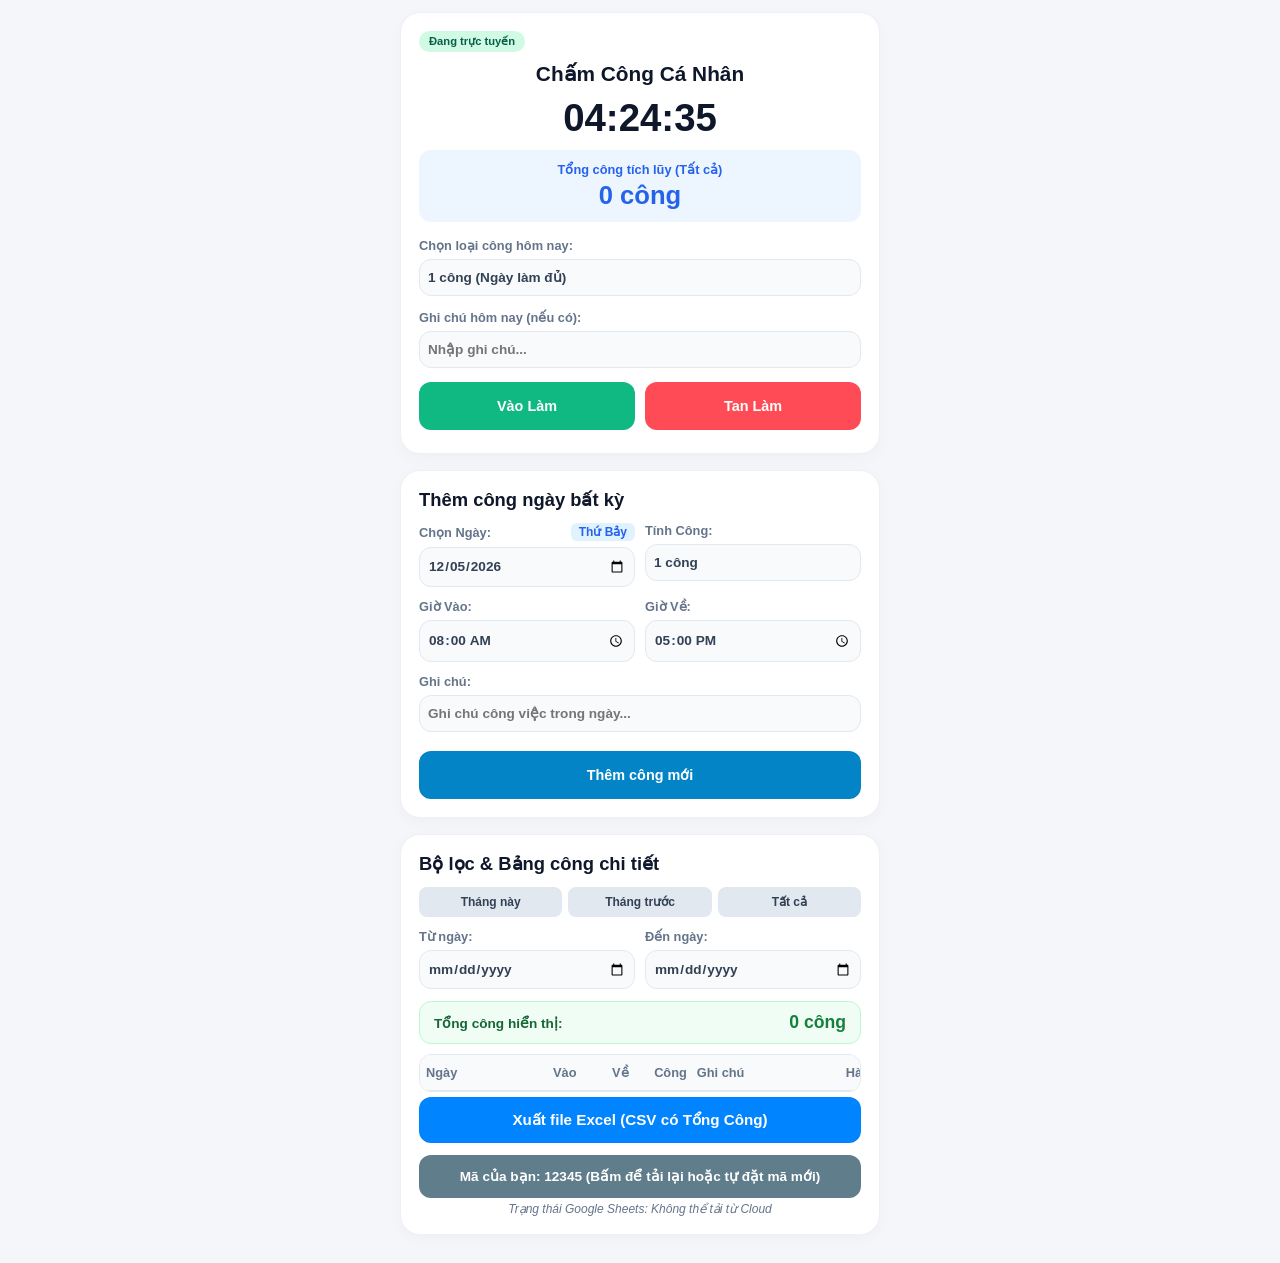
<file: index.html>
<!DOCTYPE html>
<html lang="vi">
<head>
    <meta charset="UTF-8">
    <meta name="viewport" content="width=device-width, initial-scale=1.0, maximum-scale=1.0, user-scalable=no">
    <title>Chấm Công Cá Nhân</title>
    <link rel="icon" type="image/png" href="icon.png">
    <link rel="apple-touch-icon" href="icon.png">
    <style>
        * { box-sizing: border-box; margin: 0; padding: 0; }
        body { font-family: -apple-system, BlinkMacSystemFont, "Segoe UI", Roboto, sans-serif; background-color: #f4f6f9; padding: 12px; color: #1a1a1a; }
        .container { width: 100%; max-width: 480px; margin: 0 auto; }
        .card { background: white; border-radius: 20px; padding: 18px; margin-bottom: 16px; box-shadow: 0 4px 15px rgba(0,0,0,0.03); border: 1px solid #edf0f5; width: 100%; overflow: hidden; }
        .title { font-size: 1.3rem; font-weight: 800; text-align: center; color: #0f172a; margin-bottom: 10px; }
        .clock { font-size: 2.4rem; font-weight: 800; text-align: center; color: #0f172a; margin: 10px 0; }
        .stats-box { background-color: #edf5ff; border-radius: 12px; padding: 12px; text-align: center; margin-bottom: 16px; }
        .stats-title { font-size: 0.8rem; font-weight: 700; color: #2563eb; margin-bottom: 4px; }
        .stats-count { font-size: 1.6rem; font-weight: 800; color: #2563eb; }
        .label-text { font-size: 0.8rem; font-weight: 700; color: #64748b; margin-bottom: 6px; text-align: left; display: block; }
        
        select, input, textarea { 
            width: 100%; 
            min-width: 0; 
            max-width: 100%;
            padding: 10px 8px; 
            border-radius: 12px; 
            border: 1px solid #e2e8f0; 
            background-color: #f8fafc; 
            font-size: 0.85rem; 
            font-weight: 700; 
            color: #334155; 
            margin-bottom: 14px; 
            outline: none; 
            display: block; 
            -webkit-appearance: none;
            font-family: inherit;
        }

        .btn-row { display: grid; grid-template-columns: 1fr 1fr; gap: 10px; margin-bottom: 5px; }
        button { border: none; padding: 16px; border-radius: 12px; color: white; font-weight: 700; font-size: 0.9rem; cursor: pointer; transition: background 0.2s; }
        button:active { transform: scale(0.98); opacity: 0.9; }
        .btn-in { background-color: #10b981; }
        .btn-out { background-color: #ff4b55; }
        .btn-save { background-color: #0284c7; width: 100%; margin-top: 5px; }
        .btn-excel { background-color: #0084ff; width: 100%; margin-top: 5px; font-size: 0.95rem; padding: 14px;}
        
        /* Fast filter buttons */
        .quick-filter-row { display: flex; gap: 6px; margin-bottom: 12px; }
        .btn-quick { padding: 8px; font-size: 0.75rem; background-color: #e2e8f0; color: #334155; border-radius: 8px; flex: 1; text-align: center; font-weight: 700; }
        .btn-quick:active { background-color: #cbd5e1; }

        .grid-2 { 
            display: grid; 
            grid-template-columns: repeat(2, minmax(0, 1fr)); 
            gap: 10px; 
            width: 100%; 
        }
        .grid-2 > div { min-width: 0; }
        .grid-2 input, .grid-2 select { width: 100%; margin-bottom: 12px; }

        .footer-id-btn { background-color: #607d8b; width: 100%; margin-top: 12px; font-size: 0.85rem; padding: 12px; color: white; border: none; border-radius: 12px; word-break: break-all; white-space: normal; line-height: 1.4; }
        
        .table-container { overflow-x: auto; margin-top: 10px; background: #fff; border-radius: 12px; width: 100%; border: 1px solid #e2e8f0; }
        table { width: 100%; border-collapse: collapse; font-size: 0.8rem; min-width: 540px; table-layout: fixed; }
        th, td { padding: 10px 4px; border-bottom: 1px solid #e2e8f0; text-align: center; font-weight: 600; overflow: hidden; text-overflow: ellipsis; white-space: nowrap; }
        th { color: #64748b; background: #f8fafc; font-weight: 700; }
        
        /* Cấu hình độ rộng các cột trong bảng chính */
        th:nth-child(1), td:nth-child(1) { width: 105px; text-align: left; padding-left: 6px; }
        th:nth-child(2), td:nth-child(2) { width: 50px; }
        th:nth-child(3), td:nth-child(3) { width: 50px; }
        th:nth-child(4), td:nth-child(4) { width: 40px; }
        th:nth-child(5), td:nth-child(5) { width: 95px; text-align: left; padding-left: 4px; }
        th:nth-child(6), td:nth-child(6) { width: 145px; }
        
        .history-table th:nth-child(1), .history-table td:nth-child(1) { width: 110px; }
        .history-table th:nth-child(2), .history-table td:nth-child(2) { width: 90px; text-align: center; }
        .history-table th:nth-child(3), .history-table td:nth-child(3) { width: 200px; text-align: left; padding-left: 8px; }

        .action-btn { padding: 5px 6px; font-size: 0.7rem; border-radius: 6px; margin: 0 1px; font-weight: bold; border: none; cursor: pointer; display: inline-block; }
        .btn-edit { background-color: #ff9800; color: white; }
        .btn-delete { background-color: #e53935; color: white; }
        .btn-log-item { background-color: #64748b; color: white; }
        
        .network-badge { display: inline-block; padding: 4px 10px; border-radius: 20px; font-size: 0.7rem; font-weight: bold; margin-bottom: 10px; }
        .online { background: #d1fae5; color: #065f46; }
        .offline { background: #fee2e2; color: #991b1b; }
        .modal { display: none; position: fixed; top: 0; left: 0; width: 100%; height: 100%; background: rgba(0,0,0,0.5); justify-content: center; align-items: center; z-index: 9999; padding: 15px; }
        .modal-content { background: white; padding: 20px; border-radius: 20px; width: 100%; max-width: 380px; box-shadow: 0 10px 25px rgba(0,0,0,0.2); }
        .modal-large { max-width: 440px; }
        .modal-buttons { display: flex; gap: 10px; margin-top: 15px; }
        .btn-close { background-color: #94a3b8; flex: 1; }
        .btn-confirm { background-color: #10b981; flex: 1; }
        .sync-status { font-size: 0.75rem; color: #64748b; margin-top: 4px; font-style: italic; text-align: center; }

        .filter-summary { background-color: #f0fdf4; border: 1px solid #bbf7d0; border-radius: 12px; padding: 10px 14px; display: flex; justify-content: space-between; align-items: center; margin-bottom: 5px; }
        .filter-summary-title { font-size: 0.85rem; font-weight: 700; color: #166534; }
        .filter-summary-value { font-size: 1.1rem; font-weight: 800; color: #15803d; }
        
        .date-label-container { display: flex; justify-content: space-between; align-items: center; margin-bottom: 6px; }
        .day-badge-inline { font-size: 0.75rem; color: #2563eb; font-weight: 800; background: #e0f2fe; padding: 2px 8px; border-radius: 6px; }

        /* Style cho dòng bị gạch ngang */
        .deleted-row td {
            text-decoration: line-through;
            color: #94a3b8 !important;
            background-color: #f8fafc;
        }
        .deleted-row td .action-btn {
            text-decoration: none; 
        }
    </style>
</head>
<body>
<div class="container">
    <!-- CARD 1: Hôm nay -->
    <div class="card">
        <div id="networkStatus" class="network-badge online">Đang trực tuyến</div>
        <div class="title">Chấm Công Cá Nhân</div>
        <div class="clock" id="liveClock">00:00:00</div>
        <div class="stats-box">
            <div class="stats-title">Tổng công tích lũy (Tất cả)</div>
            <div class="stats-count"><span id="txtTotalCong">0</span> công</div>
        </div>
        <label class="label-text">Chọn loại công hôm nay:</label>
        <select id="selCongHomNay">
            <option value="1">1 công (Ngày làm đủ)</option>
            <option value="0.5">0.5 công (Nửa ngày)</option>
            <option value="0">0 công (Nghỉ lễ/Phép)</option>
        </select>
        <label class="label-text">Ghi chú hôm nay (nếu có):</label>
        <input type="text" id="txtNoteHomNay" placeholder="Nhập ghi chú...">
        <div class="btn-row">
            <button class="btn-in" onclick="chamCongMee('Vào', document.getElementById('selCongHomNay').value)">Vào Làm</button>
            <button class="btn-out" onclick="chamCongMee('Về', document.getElementById('selCongHomNay').value)">Tan Làm</button>
        </div>
    </div>
    
    <!-- CARD 2: Thêm công ngày bất kỳ -->
    <div class="card">
        <div class="title" style="font-size: 1.15rem; text-align: left; margin-bottom: 12px;">Thêm công ngày bất kỳ</div>
        <div class="grid-2">
            <div>
                <div class="date-label-container">
                    <span class="label-text" style="margin-bottom:0;">Chọn Ngày:</span>
                    <span class="day-badge-inline" id="txtDayHint">Thứ...</span>
                </div>
                <input type="date" id="txtBatKyNgay" onchange="updateDayHint()">
            </div>
            <div>
                <label class="label-text">Tính Công:</label>
                <select id="selBatKyCong"><option value="1">1 công</option><option value="0.5">0.5 công</option><option value="0">0 công</option></select>
            </div>
        </div>
        <div class="grid-2">
            <div><label class="label-text">Giờ Vào:</label><input type="time" id="txtBatKyGioVao" value="08:00"></div>
            <div><label class="label-text">Giờ Về:</label><input type="time" id="txtBatKyGioVe" value="17:00"></div>
        </div>
        <label class="label-text">Ghi chú:</label>
        <input type="text" id="txtBatKyNote" placeholder="Ghi chú công việc trong ngày...">
        <button class="btn-save" onclick="themCongNgayBatKyMee()">Thêm công mới</button>
    </div>

    <!-- CARD 3: Bộ lọc & Bảng công chi tiết -->
    <div class="card">
        <div class="title" style="font-size: 1.15rem; text-align: left; margin-bottom: 12px;">Bộ lọc & Bảng công chi tiết</div>
        
        <div class="quick-filter-row">
            <button class="btn-quick" onclick="setQuickFilter('thisMonth')">Tháng này</button>
            <button class="btn-quick" onclick="setQuickFilter('lastMonth')">Tháng trước</button>
            <button class="btn-quick" onclick="setQuickFilter('all')">Tất cả</button>
        </div>

        <div class="grid-2">
            <div><label class="label-text">Từ ngày:</label><input type="date" id="filterFrom" onchange="renderTable()"></div>
            <div><label class="label-text">Đến ngày:</label><input type="date" id="filterTo" onchange="renderTable()"></div>
        </div>

        <div class="filter-summary">
            <span class="filter-summary-title" id="filterSummaryTitle">Tổng công hiển thị:</span>
            <span class="filter-summary-value"><span id="txtFilterCong">0</span> công</span>
        </div>

        <div class="table-container">
          <table>
            <thead>
              <tr>
                <th>Ngày</th>
                <th>Vào</th>
                <th>Về</th>
                <th>Công</th>
                <th>Ghi chú</th>
                <th>Hành động</th>
              </tr>
            </thead>
            <tbody id="attendanceTable">
              <!-- Render động -->
            </tbody>
          </table>
        </div>

        <button class="btn-excel" onclick="exportToCSV()">Xuất file Excel (CSV có Tổng Công)</button>
        <button class="footer-id-btn" id="userCodeBtn" onclick="openChangeCodeModal()">Mã của bạn: <span id="displayUserCode">......</span> (Bấm để tải lại hoặc tự đặt mã mới)</button>
        <div class="sync-status" id="syncStatus">Trạng thái Google Sheets: Sẵn sàng</div>
    </div>
</div>

<!-- Modal Sửa Công -->
<div id="editModal" class="modal">
  <div class="modal-content">
    <div class="title" style="font-size: 1.1rem; text-align: left; margin-bottom: 12px;">Sửa công ngày <span id="editDateLabel"></span></div>
    <input type="hidden" id="editDateKey">
    
    <label class="label-text">Tính Công:</label>
    <select id="editWorkType">
      <option value="1">1 công</option>
      <option value="0.5">0.5 công</option>
      <option value="0">0 công</option>
    </select>

    <div class="grid-2">
      <div><label class="label-text">Giờ Vào:</label><input type="time" id="editCheckIn"></div>
      <div><label class="label-text">Giờ Về:</label><input type="time" id="editCheckOut"></div>
    </div>

    <label class="label-text">Ghi chú:</label>
    <input type="text" id="editNote" placeholder="Nhập ghi chú...">

    <div class="modal-buttons">
      <button class="btn-close" onclick="closeModal('editModal')">Hủy</button>
      <button class="btn-confirm" onclick="saveEdit()">Lưu thay đổi</button>
    </div>
  </div>
</div>

<!-- Modal Xem Lịch Sử Theo Ngày -->
<div id="historyModal" class="modal">
  <div class="modal-content modal-large">
    <div class="title" style="font-size: 1.1rem; text-align: left; margin-bottom: 12px;">Lịch sử ngày <span id="historyDateLabel"></span></div>
    <div class="table-container" style="max-height: 280px; overflow-y: auto;">
      <table class="history-table">
        <thead>
          <tr>
            <th>Thời gian</th>
            <th>Hành động</th>
            <th>Chi tiết</th>
          </tr>
        </thead>
        <tbody id="historyTableBody">
          <!-- Render lịch sử ngày -->
        </tbody>
      </table>
    </div>
    <div class="modal-buttons" style="margin-top: 12px;">
      <button class="btn-close" onclick="closeModal('historyModal')">Đóng</button>
    </div>
  </div>
</div>

<!-- Modal Đổi Mã Sync -->
<div id="codeModal" class="modal">
  <div class="modal-content">
    <div class="title" style="font-size: 1.1rem; text-align: left; margin-bottom: 12px;">Đổi Mã Đồng Bộ</div>
    <label class="label-text">Nhập mã mới của bạn:</label>
    <input type="text" id="newCodeInput" placeholder="Ví dụ: 12345">
    
    <div class="modal-buttons">
      <button class="btn-close" onclick="closeModal('codeModal')">Hủy</button>
      <button class="btn-confirm" onclick="confirmChangeCode()">Đồng ý</button>
    </div>
  </div>
</div>

<script>
  const SCRIPT_URL = "https://script.google.com/macros/s/AKfycbw59cz5et0npxNTYNIhxx6IOngIJhTt-dFxZSnkzMcBuLV64TvU0yiLGmY9RnBNBvSpVw/exec";

  let records = JSON.parse(localStorage.getItem('my_attendance_data')) || {};
  let editHistory = JSON.parse(localStorage.getItem('my_attendance_history')) || [];
  
  let userCode = localStorage.getItem('my_user_code');
  if (!userCode) {
    userCode = "12345";
    localStorage.setItem('my_user_code', userCode);
  }

  document.addEventListener('DOMContentLoaded', () => {
    document.getElementById('displayUserCode').innerText = userCode;
    document.getElementById('txtBatKyNgay').value = getTodayStr();
    updateDayHint();
    
    updateClock();
    setInterval(updateClock, 1000);
    
    window.addEventListener('online', () => {
      updateNetworkStatus();
      syncToGoogleSheet();
    });
    window.addEventListener('offline', updateNetworkStatus);
    updateNetworkStatus();

    renderTable();
    loadFromGoogleSheet();

    window.onclick = function(event) {
      if (event.target.classList.contains('modal')) {
        event.target.style.display = 'none';
      }
    };
  });

  function updateDayHint() {
    const val = document.getElementById('txtBatKyNgay').value;
    if (!val) {
      document.getElementById('txtDayHint').innerText = "";
      return;
    }
    const [y, m, d] = val.split('-');
    const dateObj = new Date(y, m - 1, d);
    const days = ['Chủ Nhật', 'Thứ Hai', 'Thứ Ba', 'Thứ Tư', 'Thứ Năm', 'Thứ Sáu', 'Thứ Bảy'];
    document.getElementById('txtDayHint').innerText = days[dateObj.getDay()];
  }

  function logHistory(actionType, detailStr, dateKey) {
    const now = new Date();
    const timeStr = now.toLocaleTimeString('vi-VN', { hour: '2-digit', minute: '2-digit', second: '2-digit' }) + ' ' + now.toLocaleDateString('vi-VN');
    editHistory.unshift({ time: timeStr, action: actionType, detail: detailStr, date: dateKey });
    if (editHistory.length > 150) editHistory.pop();
    localStorage.setItem('my_attendance_history', JSON.stringify(editHistory));
  }

  async function syncToGoogleSheet() {
    const statusText = document.getElementById('syncStatus');
    if (!navigator.onLine) {
      statusText.innerText = "Trạng thái Google Sheets: Đang ngoại tuyến (Đã lưu máy)";
      return;
    }

    statusText.innerText = "Trạng thái Google Sheets: Đang đồng bộ...";

    try {
      let response = await fetch(SCRIPT_URL, {
        method: "POST",
        mode: "cors",
        headers: { "Content-Type": "text/plain;charset=utf-8" },
        body: JSON.stringify({
          action: "sync",
          userCode: userCode,
          records: records
        })
      });

      let result = await response.json();
      if(result.status === "success") {
        statusText.innerText = "Trạng thái Google Sheets: Đã đồng bộ xong ✓";
      } else {
        statusText.innerText = "Trạng thái Google Sheets: Lỗi đồng bộ";
      }
    } catch (err) {
      console.error(err);
      statusText.innerText = "Trạng thái Google Sheets: Lỗi kết nối (Đã lưu máy)";
    }
  }

  async function loadFromGoogleSheet() {
    const statusText = document.getElementById('syncStatus');
    if (!navigator.onLine) {
      statusText.innerText = "Trạng thái Google Sheets: Đang ngoại tuyến (Chế độ lưu máy)";
      return;
    }

    statusText.innerText = "Trạng thái Google Sheets: Đang tải dữ liệu...";

    try {
      let response = await fetch(`${SCRIPT_URL}?userCode=${userCode}`);
      let cloudData = await response.json();

      if (cloudData && Object.keys(cloudData).length > 0) {
        records = cloudData;
        localStorage.setItem('my_attendance_data', JSON.stringify(records));
        renderTable();
        statusText.innerText = "Trạng thái Google Sheets: Đã cập nhật từ Cloud ✓";
      } else {
        records = {};
        localStorage.removeItem('my_attendance_data');
        renderTable();
        statusText.innerText = "Trạng thái Google Sheets: Chưa có dữ liệu trên Cloud";
      }
    } catch (err) {
      console.error(err);
      statusText.innerText = "Trạng thái Google Sheets: Không thể tải từ Cloud";
    }
  }

  function saveAndSync() {
    localStorage.setItem('my_attendance_data', JSON.stringify(records));
    renderTable();
    syncToGoogleSheet();
  }

  function updateClock() {
    const now = new Date();
    document.getElementById('liveClock').innerText = now.toTimeString().split(' ')[0];
  }

  function updateNetworkStatus() {
    const badge = document.getElementById('networkStatus');
    if (navigator.onLine) {
      badge.className = 'network-badge online';
      badge.innerText = 'Đang trực tuyến';
    } else {
      badge.className = 'network-badge offline';
      badge.innerText = 'Đang ngoại tuyến (Offline)';
    }
  }

  function getTodayStr() {
    const d = new Date();
    const year = d.getFullYear();
    const month = String(d.getMonth() + 1).padStart(2, '0');
    const day = String(d.getDate()).padStart(2, '0');
    return `${year}-${month}-${day}`;
  }

  function chamCongMee(type, workType) {
    const today = getTodayStr();
    const timeNow = new Date().toTimeString().substring(0, 5);
    const noteVal = document.getElementById('txtNoteHomNay').value.trim();

    if (!records[today] || records[today].isDeleted) {
      records[today] = { checkIn: '', checkOut: '', workType: workType, note: '', isDeleted: false };
    }

    if (noteVal) {
      records[today].note = noteVal;
    }

    if (type === 'Vào') {
      records[today].checkIn = timeNow;
      records[today].workType = workType;
      records[today].isDeleted = false;
      logHistory('Vào làm', `Ngày ${formatDateVi(today)} vào lúc ${timeNow} ${records[today].note ? '(Ghi chú: ' + records[today].note + ')' : ''}`, today);
      alert(`Đã ghi nhận VÀO LÀM lúc ${timeNow}`);
    } else if (type === 'Về') {
      records[today].checkOut = timeNow;
      records[today].workType = workType;
      records[today].isDeleted = false;
      logHistory('Tan làm', `Ngày ${formatDateVi(today)} về lúc ${timeNow} ${records[today].note ? '(Ghi chú: ' + records[today].note + ')' : ''}`, today);
      alert(`Đã ghi nhận TAN LÀM lúc ${timeNow}`);
    }

    saveAndSync();
  }

  function themCongNgayBatKyMee() {
    const date = document.getElementById('txtBatKyNgay').value;
    if (!date) return alert('Vui lòng chọn ngày!');

    const workType = document.getElementById('selBatKyCong').value;
    const checkIn = document.getElementById('txtBatKyGioVao').value;
    const checkOut = document.getElementById('txtBatKyGioVe').value;
    const note = document.getElementById('txtBatKyNote').value.trim();

    records[date] = { checkIn, checkOut, workType, note, isDeleted: false };
    logHistory('Thêm mới', `Thêm ngày ${formatDateVi(date)} (${workType} công, Vào: ${checkIn}, Về: ${checkOut}) [Ghi chú: ${note || 'Không'}]`, date);
    saveAndSync();
    alert(`Đã thêm mới công ngày ${formatDateVi(date)} thành công!`);
  }

  function setQuickFilter(mode) {
    const now = new Date();
    const y = now.getFullYear();
    
    if (mode === 'thisMonth') {
      const m = String(now.getMonth() + 1).padStart(2, '0');
      const lastDay = new Date(y, now.getMonth() + 1, 0).getDate();
      document.getElementById('filterFrom').value = `${y}-${m}-01`;
      document.getElementById('filterTo').value = `${y}-${m}-${String(lastDay).padStart(2, '0')}`;
    } else if (mode === 'lastMonth') {
      const prevMonthDate = new Date(y, now.getMonth() - 1, 1);
      const prevY = prevMonthDate.getFullYear();
      const prevM = String(prevMonthDate.getMonth() + 1).padStart(2, '0');
      const lastDay = new Date(prevY, prevMonthDate.getMonth() + 1, 0).getDate();
      document.getElementById('filterFrom').value = `${prevY}-${prevM}-01`;
      document.getElementById('filterTo').value = `${prevY}-${prevM}-${String(lastDay).padStart(2, '0')}`;
    } else if (mode === 'all') {
      document.getElementById('filterFrom').value = '';
      document.getElementById('filterTo').value = '';
    }
    renderTable();
  }

  function renderTable() {
    const tbody = document.getElementById('attendanceTable');
    tbody.innerHTML = '';

    const from = document.getElementById('filterFrom').value;
    const to = document.getElementById('filterTo').value;

    let totalCongTatCa = 0;
    let totalCongBoLoc = 0;
    let countNgayBoLoc = 0;

    const sortedDates = Object.keys(records).sort().reverse();

    sortedDates.forEach(date => {
      const item = records[date];
      
      const isDel = item.isDeleted === true;
      const congVal = isDel ? 0 : parseFloat(item.workType || 0);
      
      totalCongTatCa += congVal;

      if (from && date < from) return;
      if (to && date > to) return;

      totalCongBoLoc += congVal;
      countNgayBoLoc++;

      const tr = document.createElement('tr');
      if (isDel) {
        tr.className = "deleted-row";
        tr.innerHTML = `
          <td>${formatDateVi(date)}</td>
          <td>${item.checkIn || '--'}</td>
          <td>${item.checkOut || '--'}</td>
          <td>${item.workType || 0}</td>
          <td style="text-align: left;">${item.note || ''}</td>
          <td>
            <button class="action-btn btn-log-item" onclick="openHistoryModal('${date}')">Ls</button>
            <button class="action-btn btn-edit" onclick="openEditModal('${date}')">Khôi phục</button>
          </td>
        `;
      } else {
        tr.innerHTML = `
          <td>${formatDateVi(date)}</td>
          <td>${item.checkIn || '--:--'}</td>
          <td>${item.checkOut || '--:--'}</td>
          <td><b>${item.workType}</b></td>
          <td style="text-align: left;" title="${item.note || ''}">${item.note || ''}</td>
          <td>
            <button class="action-btn btn-log-item" onclick="openHistoryModal('${date}')">Ls</button>
            <button class="action-btn btn-edit" onclick="openEditModal('${date}')">Sửa</button>
            <button class="action-btn btn-delete" onclick="deleteRecord('${date}')">Xóa</button>
          </td>
        `;
      }
      tbody.appendChild(tr);
    });

    document.getElementById('txtTotalCong').innerText = totalCongTatCa;
    document.getElementById('txtFilterCong').innerText = totalCongBoLoc;

    const summaryTitle = document.getElementById('filterSummaryTitle');
    if (from || to) {
      summaryTitle.innerText = `Tổng công lọc (${countNgayBoLoc} ngày hiển thị):`;
    } else {
      summaryTitle.innerText = "Tổng công hiển thị:";
    }
  }

  function formatDateVi(dateStr) {
    const [y, m, d] = dateStr.split('-');
    const dateObj = new Date(y, m - 1, d);
    const days = ['CN', 'Thứ 2', 'Thứ 3', 'Thứ 4', 'Thứ 5', 'Thứ 6', 'Thứ 7'];
    return `${days[dateObj.getDay()]} ${d}/${m}/${y}`;
  }

  function deleteRecord(date) {
    if (confirm(`Bạn có chắc chắn muốn xóa dữ liệu ngày ${formatDateVi(date)}?`)) {
      const oldItem = records[date];
      const infoStr = oldItem ? `(${oldItem.workType} công, Ghi chú: ${oldItem.note || 'Không'})` : '';
      
      logHistory('Xóa công', `Đã xóa dữ liệu ngày ${formatDateVi(date)} ${infoStr}`, date);
      
      if (!records[date]) {
        records[date] = {};
      }
      records[date].isDeleted = true;
      records[date].workType = 0;

      saveAndSync();
    }
  }

  function openEditModal(date) {
    const item = records[date] || {};
    document.getElementById('editDateKey').value = date;
    document.getElementById('editDateLabel').innerText = formatDateVi(date);
    document.getElementById('editWorkType').value = item.workType || '1';
    document.getElementById('editCheckIn').value = item.checkIn || '08:00';
    document.getElementById('editCheckOut').value = item.checkOut || '17:00';
    document.getElementById('editNote').value = item.note || '';
    document.getElementById('editModal').style.display = 'flex';
  }

  function saveEdit() {
    const date = document.getElementById('editDateKey').value;
    const workType = document.getElementById('editWorkType').value;
    const checkIn = document.getElementById('editCheckIn').value;
    const checkOut = document.getElementById('editCheckOut').value;
    const note = document.getElementById('editNote').value.trim();

    records[date] = { workType, checkIn, checkOut, note, isDeleted: false };
    logHistory('Sửa công', `Cập nhật/Khôi phục ngày ${formatDateVi(date)} (${workType} công, Vào: ${checkIn}, Về: ${checkOut}) [Ghi chú: ${note || 'Không'}]`, date);
    closeModal('editModal');
    saveAndSync();
  }

  function openHistoryModal(dateKey) {
    document.getElementById('historyDateLabel').innerText = formatDateVi(dateKey);
    const tbody = document.getElementById('historyTableBody');
    tbody.innerHTML = '';
    
    const filteredLogs = editHistory.filter(item => item.date === dateKey);

    if (filteredLogs.length === 0) {
      tbody.innerHTML = `<tr><td colspan="3" style="text-align: center; color: #64748b; padding: 15px;">Chưa có lịch sử chỉnh sửa cho ngày này.</td></tr>`;
    } else {
      filteredLogs.forEach(item => {
        const tr = document.createElement('tr');
        tr.innerHTML = `
          <td style="font-size: 0.75rem; color: #64748b;">${item.time}</td>
          <td><span style="display: inline-block; padding: 2px 6px; border-radius: 6px; background: #e2e8f0; font-size: 0.7rem;">${item.action}</span></td>
          <td style="text-align: left; font-size: 0.75rem;">${item.detail}</td>
        `;
        tbody.appendChild(tr);
      });
    }
    document.getElementById('historyModal').style.display = 'flex';
  }

  function openChangeCodeModal() {
    document.getElementById('newCodeInput').value = userCode;
    document.getElementById('codeModal').style.display = 'flex';
  }

  function confirmChangeCode() {
    const val = document.getElementById('newCodeInput').value.trim();
    if (val) {
      userCode = val;
      localStorage.setItem('my_user_code', userCode);
      document.getElementById('displayUserCode').innerText = userCode;
      
      // Xóa sạch dữ liệu và lịch sử cũ trên máy để tránh dính dữ liệu giữa các ID
      records = {};
      editHistory = [];
      localStorage.removeItem('my_attendance_data');
      localStorage.removeItem('my_attendance_history');
      
      closeModal('codeModal');
      
      // Tải dữ liệu chính xác của ID mới từ Google Sheets
      loadFromGoogleSheet();
    }
  }

  function closeModal(modalId) {
    document.getElementById(modalId).style.display = 'none';
  }

  function exportToCSV() {
    const from = document.getElementById('filterFrom').value;
    const to = document.getElementById('filterTo').value;

    let csv = "\uFEFFNgày,Giờ Vào,Giờ Về,Công,Ghi Chú\n";
    const sortedDates = Object.keys(records).sort();

    let tongCongXuat = 0;

    sortedDates.forEach(date => {
      if (from && date < from) return;
      if (to && date > to) return;

      const item = records[date];
      if (item.isDeleted) return; 

      const congVal = parseFloat(item.workType || 0);
      tongCongXuat += congVal;

      const cleanNote = (item.note || '').replace(/"/g, '""');
      csv += `"${formatDateVi(date)}","${item.checkIn || ''}","${item.checkOut || ''}","${congVal}","${cleanNote}"\n`;
    });

    csv += `"TỔNG CÔNG","","","${tongCongXuat}",""\n`;

    const blob = new Blob([csv], { type: 'text/csv;charset=utf-8;' });
    const link = document.createElement("a");
    link.href = URL.createObjectURL(blob);
    
    let fileName = `Bang_Cong_${getTodayStr()}.csv`;
    if (from || to) {
      fileName = `Bang_Cong_Tu_${from || 'dau'}_den_${to || 'nay'}.csv`;
    }

    link.setAttribute("download", fileName);
    document.body.appendChild(link);
    link.click();
    document.body.removeChild(link);
  }
</script>
</body>
</html>
</file>
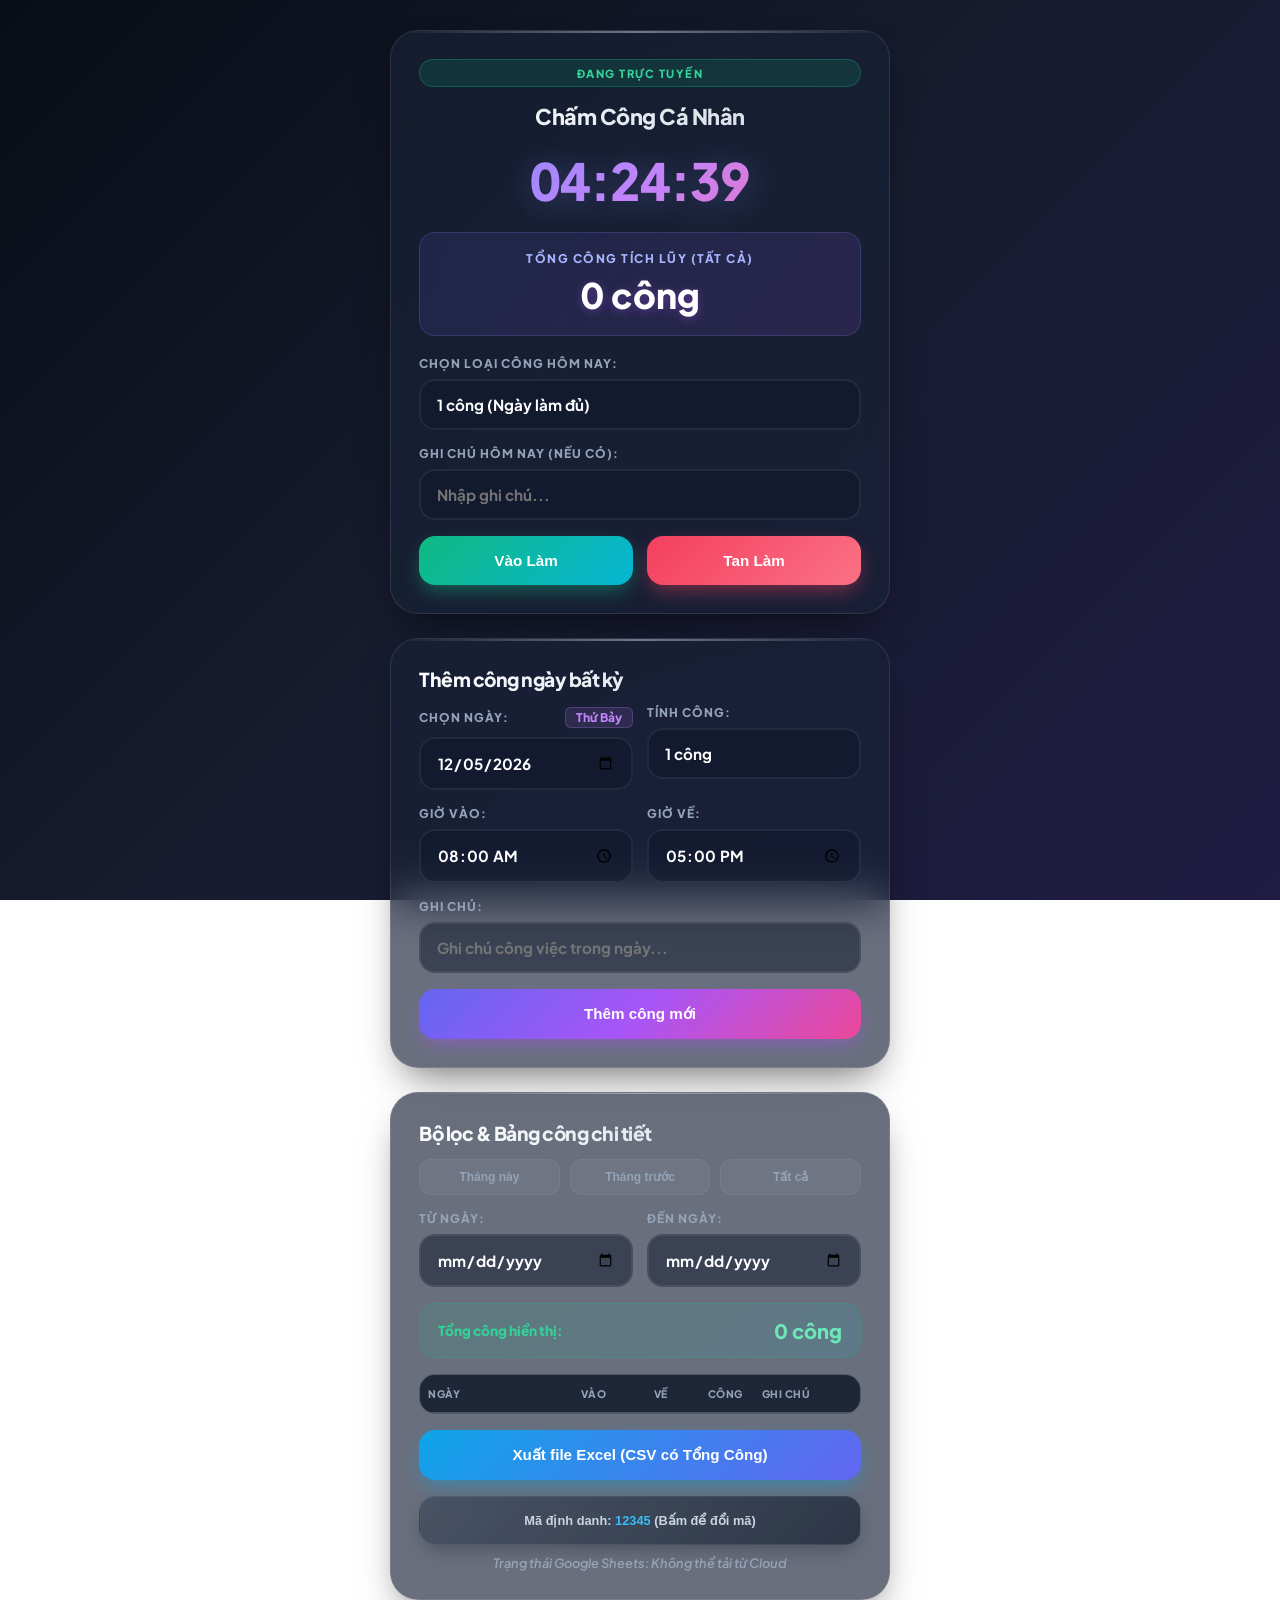
<file: A.html>
<!DOCTYPE html>
<html lang="vi">
<head>
    <meta charset="UTF-8">
    <meta name="viewport" content="width=device-width, initial-scale=1.0, maximum-scale=1.0, user-scalable=no">
    <title>Chấm Công Cá Nhân</title>
    <link rel="icon" type="image/png" href="icon.png">
    <link rel="apple-touch-icon" href="icon.png">
    <style>
        @import url('https://fonts.googleapis.com/css2?family=Plus+Jakarta+Sans:wght@400;500;600;700;800&display=swap');

        :root {
            --bg-gradient: linear-gradient(135deg, #090d16 0%, #171c30 50%, #1f1b42 100%);
            --card-bg: rgba(26, 34, 56, 0.65);
            --card-border: rgba(255, 255, 255, 0.1);
            --primary-gradient: linear-gradient(135deg, #6366f1 0%, #a855f7 50%, #ec4899 100%);
            --success-gradient: linear-gradient(135deg, #10b981 0%, #06b6d4 100%);
            --danger-gradient: linear-gradient(135deg, #f43f5e 0%, #fb7185 100%);
            --text-main: #f8fafc;
            --text-muted: #94a3b8;
            --shadow: 0 20px 40px -15px rgba(0, 0, 0, 0.6);
            --radius-card: 28px;
            --radius-element: 16px;
        }

        * { box-sizing: border-box; margin: 0; padding: 0; }
        
        body { 
            font-family: 'Plus Jakarta Sans', -apple-system, BlinkMacSystemFont, sans-serif; 
            background: var(--bg-gradient); 
            background-attachment: fixed;
            min-height: 100vh;
            padding: 30px 16px; 
            color: var(--text-main); 
            display: flex;
            justify-content: center;
            align-items: center;
        }

        .container { 
            width: 100%; 
            max-width: 500px; 
            margin: 0 auto; 
            display: flex; 
            flex-direction: column; 
            align-items: center;
            gap: 24px; 
            animation: fadeIn 0.8s cubic-bezier(0.16, 1, 0.3, 1);
        }

        @keyframes fadeIn {
            from { opacity: 0; transform: translateY(20px); }
            to { opacity: 1; transform: translateY(0); }
        }

        .card { 
            background: var(--card-bg); 
            backdrop-filter: blur(24px);
            -webkit-backdrop-filter: blur(24px);
            border-radius: var(--radius-card); 
            padding: 28px; 
            box-shadow: var(--shadow); 
            border: 1px solid var(--card-border); 
            width: 100%; 
            position: relative;
            overflow: hidden; 
            transition: transform 0.3s cubic-bezier(0.34, 1.56, 0.64, 1), box-shadow 0.3s ease;
        }

        .card::before {
            content: '';
            position: absolute;
            top: 0; left: 0; right: 0; height: 1.5px;
            background: linear-gradient(90deg, transparent, rgba(255,255,255,0.4), transparent);
        }

        .title { 
            font-size: 1.35rem; 
            font-weight: 800; 
            text-align: center; 
            color: var(--text-main); 
            margin-bottom: 18px; 
            letter-spacing: -0.5px;
            background: linear-gradient(135deg, #fff 0%, #cbd5e1 100%);
            -webkit-background-clip: text;
            -webkit-text-fill-color: transparent;
        }
        
        .clock { 
            font-size: 3.2rem; 
            font-weight: 900; 
            text-align: center; 
            background: linear-gradient(135deg, #818cf8 0%, #c084fc 50%, #f472b6 100%);
            -webkit-background-clip: text;
            -webkit-text-fill-color: transparent;
            margin: 6px 0 20px 0; 
            font-variant-numeric: tabular-nums;
            letter-spacing: -1px;
            filter: drop-shadow(0 4px 16px rgba(129, 140, 248, 0.3));
        }

        .stats-box { 
            background: linear-gradient(135deg, rgba(99, 102, 241, 0.12) 0%, rgba(168, 85, 247, 0.12) 100%); 
            border-radius: var(--radius-element); 
            padding: 18px; 
            text-align: center; 
            margin-bottom: 20px; 
            border: 1px solid rgba(129, 140, 248, 0.2);
        }
        .stats-title { font-size: 0.75rem; font-weight: 800; color: #a5b4fc; margin-bottom: 6px; text-transform: uppercase; letter-spacing: 1.5px; text-align: center; }
        .stats-count { font-size: 2.2rem; font-weight: 900; color: #fff; text-shadow: 0 2px 10px rgba(168, 85, 247, 0.4); text-align: center; }
        
        .label-text { font-size: 0.75rem; font-weight: 800; color: var(--text-muted); margin-bottom: 8px; text-align: left; display: block; text-transform: uppercase; letter-spacing: 1px; }
        
        select, input, textarea { 
            width: 100%; 
            padding: 14px 16px; 
            border-radius: var(--radius-element); 
            border: 2px solid rgba(255, 255, 255, 0.07); 
            background-color: rgba(15, 23, 42, 0.5); 
            font-size: 0.95rem; 
            font-weight: 700; 
            color: #fff; 
            margin-bottom: 16px; 
            outline: none; 
            display: block; 
            -webkit-appearance: none;
            font-family: inherit;
            transition: all 0.3s cubic-bezier(0.4, 0, 0.2, 1);
        }
        select option { background-color: #1e1b4b; color: #fff; }
        select:focus, input:focus {
            border-color: #818cf8;
            background-color: rgba(15, 23, 42, 0.85);
            box-shadow: 0 0 0 4px rgba(129, 140, 248, 0.25);
        }

        .btn-row { display: grid; grid-template-columns: 1fr 1fr; gap: 14px; margin-top: 4px; }
        
        button { 
            border: none; 
            padding: 16px; 
            border-radius: var(--radius-element); 
            color: white; 
            font-weight: 800; 
            font-size: 0.95rem; 
            cursor: pointer; 
            transition: all 0.25s cubic-bezier(0.34, 1.56, 0.64, 1); 
            display: flex;
            align-items: center;
            justify-content: center;
            text-align: center;
        }
        button:active:not(:disabled) { transform: scale(0.96); }
        button:hover { transform: translateY(-2px); filter: brightness(1.1); }
        
        .btn-in { background: var(--success-gradient); box-shadow: 0 8px 20px -4px rgba(16, 185, 129, 0.5); }
        .btn-out { background: var(--danger-gradient); box-shadow: 0 8px 20px -4px rgba(244, 63, 94, 0.5); }
        .btn-save { background: var(--primary-gradient); width: 100%; margin-top: 4px; box-shadow: 0 8px 20px -4px rgba(168, 85, 247, 0.5); }
        .btn-excel { background: linear-gradient(135deg, #0ea5e9 0%, #6366f1 100%); width: 100%; margin-top: 16px; box-shadow: 0 8px 20px -4px rgba(14, 165, 233, 0.5); }
        
        .quick-filter-row { display: flex; gap: 10px; margin-bottom: 16px; }
        .btn-quick { 
            padding: 10px; 
            font-size: 0.75rem; 
            background: rgba(255, 255, 255, 0.04); 
            color: var(--text-muted); 
            border-radius: 12px; 
            flex: 1; 
            font-weight: 800; 
            border: 1px solid rgba(255, 255, 255, 0.06);
            box-shadow: none;
        }
        .btn-quick:active, .btn-quick:hover { background: rgba(255, 255, 255, 0.1); color: #fff; }

        .grid-2 { 
            display: grid; 
            grid-template-columns: repeat(2, minmax(0, 1fr)); 
            gap: 14px; 
            width: 100%; 
        }
        .grid-2 > div { min-width: 0; width: 100%; }
        .grid-2 input, .grid-2 select { width: 100%; margin-bottom: 16px; }

        .footer-id-btn { 
            background: linear-gradient(135deg, rgba(51, 65, 85, 0.6) 0%, rgba(30, 41, 59, 0.8) 100%); 
            width: 100%; 
            margin-top: 16px; 
            font-size: 0.8rem; 
            padding: 14px; 
            color: #cbd5e1; 
            border: 1px solid rgba(255, 255, 255, 0.08); 
            border-radius: var(--radius-element); 
            line-height: 1.5; 
            box-shadow: 0 8px 20px -5px rgba(0, 0, 0, 0.3);
            text-align: center;
            display: block;
        }
        .footer-id-btn span { color: #38bdf8; font-weight: 800; }
        
        .table-container { overflow-x: auto; margin-top: 16px; background: rgba(15, 23, 42, 0.4); border-radius: var(--radius-element); width: 100%; border: 1px solid rgba(255, 255, 255, 0.07); }
        
        table { 
            width: 100%; 
            border-collapse: collapse; 
            font-size: 0.75rem; 
            min-width: 560px; 
            table-layout: fixed; 
        }
        th, td { 
            padding: 12px 6px; 
            border-bottom: 1px solid rgba(255, 255, 255, 0.05); 
            text-align: center; 
            font-weight: 700; 
            color: #e2e8f0; 
            overflow: hidden; 
            text-overflow: ellipsis; 
            white-space: nowrap; 
        }
        th { color: #94a3b8; background: rgba(15, 23, 42, 0.7); font-weight: 800; text-transform: uppercase; font-size: 0.65rem; letter-spacing: 0.5px; }
        
        th:nth-child(1), td:nth-child(1) { width: 25%; text-align: left; padding-left: 8px; } 
        th:nth-child(2), td:nth-child(2) { width: 12%; } 
        th:nth-child(3), td:nth-child(3) { width: 12%; } 
        th:nth-child(4), td:nth-child(4) { width: 11%; } 
        th:nth-child(5), td:nth-child(5) { width: 15%; text-align: left; } 
        th:nth-child(6), td:nth-child(6) { width: 25%; } 

        .action-group {
            display: flex;
            align-items: center;
            justify-content: center;
            gap: 3px;
        }

        .action-btn { 
            padding: 5px 6px; 
            font-size: 0.62rem; 
            border-radius: 6px; 
            font-weight: 800; 
            border: none; 
            cursor: pointer; 
            display: inline-flex;
            align-items: center;
            justify-content: center;
            min-width: 22px;
            height: 24px;
            text-decoration: none !important;
        }
        .btn-edit { background: linear-gradient(135deg, #f59e0b 0%, #d97706 100%); color: white; }
        .btn-delete { background: linear-gradient(135deg, #ef4444 0%, #dc2626 100%); color: white; }
        .btn-restore { background: linear-gradient(135deg, #10b981 0%, #059669 100%); color: white; padding: 5px 10px; font-size: 0.65rem; }
        .btn-log-item { background: linear-gradient(135deg, #64748b 0%, #475569 100%); color: white; }
        
        .network-badge { display: inline-flex; align-items: center; justify-content: center; padding: 6px 14px; border-radius: 30px; font-size: 0.7rem; font-weight: 800; margin-bottom: 16px; text-transform: uppercase; letter-spacing: 1.5px; width: 100%; text-align: center; }
        .online { background: rgba(16, 185, 129, 0.15); color: #34d399; border: 1px solid rgba(16, 185, 129, 0.3); }
        .offline { background: rgba(244, 63, 94, 0.15); color: #fb7185; border: 1px solid rgba(244, 63, 94, 0.3); }
        
        .modal { display: none; position: fixed; top: 0; left: 0; width: 100%; height: 100%; background: rgba(15, 23, 42, 0.75); backdrop-filter: blur(8px); justify-content: center; align-items: center; z-index: 9999; padding: 16px; }
        .modal-content { background: #1e1b4b; padding: 26px; border-radius: var(--radius-card); width: 100%; max-width: 420px; box-shadow: 0 25px 50px rgba(0, 0, 0, 0.6); border: 1px solid rgba(255, 255, 255, 0.12); }
        .modal-large { max-width: 480px; }
        .modal-buttons { display: flex; gap: 14px; margin-top: 20px; }
        .btn-close { background: rgba(255, 255, 255, 0.08); color: #cbd5e1; flex: 1; border: 1px solid rgba(255, 255, 255, 0.1); }
        .btn-confirm { background: var(--success-gradient); flex: 1; }
        .sync-status { font-size: 0.8rem; color: var(--text-muted); margin-top: 10px; font-weight: 600; font-style: italic; text-align: center; }

        .filter-summary { background: linear-gradient(135deg, rgba(16, 185, 129, 0.12) 0%, rgba(6, 182, 212, 0.12) 100%); border: 1px solid rgba(16, 185, 129, 0.25); border-radius: var(--radius-element); padding: 14px 18px; display: flex; justify-content: space-between; align-items: center; margin-bottom: 16px; }
        .filter-summary-title { font-size: 0.85rem; font-weight: 800; color: #34d399; }
        .filter-summary-value { font-size: 1.25rem; font-weight: 900; color: #6ee7b7; }
        
        .date-label-container { display: flex; justify-content: space-between; align-items: center; margin-bottom: 8px; height: 24px; }
        .day-badge-inline { font-size: 0.75rem; color: #c084fc; font-weight: 900; background: rgba(192, 132, 252, 0.12); padding: 2px 10px; border-radius: 6px; border: 1px solid rgba(192, 132, 252, 0.25); }

        .deleted-row td { text-decoration: line-through; color: #64748b !important; background-color: rgba(15, 23, 42, 0.25); }
        .deleted-row td:last-child { text-decoration: none !important; }
    </style>
</head>
<body>
<div class="container">
    <div class="card">
        <div id="networkStatus" class="network-badge online">Đang trực tuyến</div>
        <div class="title">Chấm Công Cá Nhân</div>
        <div class="clock" id="liveClock">00:00:00</div>
        <div class="stats-box">
            <div class="stats-title">Tổng công tích lũy (Tất cả)</div>
            <div class="stats-count"><span id="txtTotalCong">0</span> công</div>
        </div>
        <label class="label-text">Chọn loại công hôm nay:</label>
        <select id="selCongHomNay">
            <option value="1">1 công (Ngày làm đủ)</option>
            <option value="0.5">0.5 công (Nửa ngày)</option>
            <option value="0">0 công (Nghỉ lễ/Phép)</option>
        </select>
        <label class="label-text">Ghi chú hôm nay (nếu có):</label>
        <input type="text" id="txtNoteHomNay" placeholder="Nhập ghi chú...">
        <div class="btn-row">
            <button class="btn-in" onclick="chamCongMee('Vào', document.getElementById('selCongHomNay').value)">Vào Làm</button>
            <button class="btn-out" onclick="chamCongMee('Về', document.getElementById('selCongHomNay').value)">Tan Làm</button>
        </div>
    </div>
    
    <div class="card">
        <div class="title" style="font-size: 1.2rem; text-align: left; margin-bottom: 14px;">Thêm công ngày bất kỳ</div>
        <div class="grid-2">
            <div>
                <div class="date-label-container">
                    <span class="label-text" style="margin-bottom:0;">Chọn Ngày:</span>
                    <span class="day-badge-inline" id="txtDayHint">Thứ...</span>
                </div>
                <input type="date" id="txtBatKyNgay" onchange="updateDayHint()">
            </div>
            <div>
                <label class="label-text">Tính Công:</label>
                <select id="selBatKyCong"><option value="1">1 công</option><option value="0.5">0.5 công</option><option value="0">0 công</option></select>
            </div>
        </div>
        <div class="grid-2">
            <div><label class="label-text">Giờ Vào:</label><input type="time" id="txtBatKyGioVao" value="08:00"></div>
            <div><label class="label-text">Giờ Về:</label><input type="time" id="txtBatKyGioVe" value="17:00"></div>
        </div>
        <label class="label-text">Ghi chú:</label>
        <input type="text" id="txtBatKyNote" placeholder="Ghi chú công việc trong ngày...">
        <button class="btn-save" onclick="themCongNgayBatKyMee()">Thêm công mới</button>
    </div>

    <div class="card">
        <div class="title" style="font-size: 1.2rem; text-align: left; margin-bottom: 14px;">Bộ lọc & Bảng công chi tiết</div>
        
        <div class="quick-filter-row">
            <button class="btn-quick" onclick="setQuickFilter('thisMonth')">Tháng này</button>
            <button class="btn-quick" onclick="setQuickFilter('lastMonth')">Tháng trước</button>
            <button class="btn-quick" onclick="setQuickFilter('all')">Tất cả</button>
        </div>

        <div class="grid-2">
            <div><label class="label-text">Từ ngày:</label><input type="date" id="filterFrom" onchange="renderTable()"></div>
            <div><label class="label-text">Đến ngày:</label><input type="date" id="filterTo" onchange="renderTable()"></div>
        </div>

        <div class="filter-summary">
            <span class="filter-summary-title" id="filterSummaryTitle">Tổng công hiển thị:</span>
            <span class="filter-summary-value"><span id="txtFilterCong">0</span> công</span>
        </div>

        <div class="table-container">
          <table>
            <thead>
              <tr>
                <th>Ngày</th>
                <th>Vào</th>
                <th>Về</th>
                <th>Công</th>
                <th>Ghi chú</th>
                <th>Hành động</th>
              </tr>
            </thead>
            <tbody id="attendanceTable">
            </tbody>
          </table>
        </div>

        <button class="btn-excel" onclick="exportToCSV()">Xuất file Excel (CSV có Tổng Công)</button>
        <button class="footer-id-btn" id="userCodeBtn" onclick="openChangeCodeModal()">Mã định danh: <span id="displayUserCode">......</span> (Bấm để đổi mã)</button>
        <div class="sync-status" id="syncStatus">Trạng thái Google Sheets: Sẵn sàng</div>
    </div>
</div>

<div id="editModal" class="modal">
  <div class="modal-content">
    <div class="title" style="font-size: 1.15rem; text-align: left; margin-bottom: 14px;">Sửa công ngày <span id="editDateLabel"></span></div>
    <input type="hidden" id="editDateKey">
    
    <label class="label-text">Tính Công:</label>
    <select id="editWorkType">
      <option value="1">1 công</option>
      <option value="0.5">0.5 công</option>
      <option value="0">0 công</option>
    </select>

    <div class="grid-2">
      <div><label class="label-text">Giờ Vào:</label><input type="time" id="editCheckIn"></div>
      <div><label class="label-text">Giờ Về:</label><input type="time" id="editCheckOut"></div>
    </div>

    <label class="label-text">Ghi chú:</label>
    <input type="text" id="editNote" placeholder="Nhập ghi chú...">

    <div class="modal-buttons">
      <button class="btn-close" onclick="closeModal('editModal')">Hủy</button>
      <button class="btn-confirm" onclick="saveEdit()">Lưu thay đổi</button>
    </div>
  </div>
</div>

<div id="historyModal" class="modal">
  <div class="modal-content modal-large">
    <div class="title" style="font-size: 1.15rem; text-align: left; margin-bottom: 14px;">Lịch sử ngày <span id="historyDateLabel"></span></div>
    <div class="table-container" style="max-height: 280px; overflow-y: auto;">
      <table>
        <thead>
          <tr>
            <th>Thời gian</th>
            <th>Hành động</th>
            <th>Chi tiết</th>
          </tr>
        </thead>
        <tbody id="historyTableBody">
        </tbody>
      </table>
    </div>
    <div class="modal-buttons" style="margin-top: 16px;">
      <button class="btn-close" onclick="closeModal('historyModal')">Đóng</button>
    </div>
  </div>
</div>

<div id="codeModal" class="modal">
  <div class="modal-content">
    <div class="title" style="font-size: 1.15rem; text-align: left; margin-bottom: 14px;">Đổi Mã Đồng Bộ</div>
    <label class="label-text">Nhập mã mới của bạn:</label>
    <input type="text" id="newCodeInput" placeholder="Ví dụ: 12345">
    
    <div class="modal-buttons">
      <button class="btn-close" onclick="closeModal('codeModal')">Hủy</button>
      <button class="btn-confirm" onclick="confirmChangeCode()">Đồng ý</button>
    </div>
  </div>
</div>

<script>
  const SCRIPT_URL = "https://script.google.com/macros/s/AKfycbw59cz5et0npxNTYNIhxx6IOngIJhTt-dFxZSnkzMcBuLV64TvU0yiLGmY9RnBNBvSpVw/exec";

  let records = JSON.parse(localStorage.getItem('my_attendance_data')) || {};
  let editHistory = JSON.parse(localStorage.getItem('my_attendance_history')) || [];
  
  let userCode = localStorage.getItem('my_user_code');
  if (!userCode) {
    userCode = "12345";
    localStorage.setItem('my_user_code', userCode);
  }

  document.addEventListener('DOMContentLoaded', () => {
    document.getElementById('displayUserCode').innerText = userCode;
    document.getElementById('txtBatKyNgay').value = getTodayStr();
    updateDayHint();
    
    updateClock();
    setInterval(updateClock, 1000);
    
    window.addEventListener('online', () => {
      updateNetworkStatus();
      syncToGoogleSheet();
    });
    window.addEventListener('offline', updateNetworkStatus);
    updateNetworkStatus();

    renderTable();
    loadFromGoogleSheet();

    window.onclick = function(event) {
      if (event.target.classList.contains('modal')) {
        event.target.style.display = 'none';
      }
    };
  });

  function updateDayHint() {
    const val = document.getElementById('txtBatKyNgay').value;
    if (!val) {
      document.getElementById('txtDayHint').innerText = "";
      return;
    }
    const [y, m, d] = val.split('-');
    const dateObj = new Date(y, m - 1, d);
    const days = ['Chủ Nhật', 'Thứ Hai', 'Thứ Ba', 'Thứ Tư', 'Thứ Năm', 'Thứ Sáu', 'Thứ Bảy'];
    document.getElementById('txtDayHint').innerText = days[dateObj.getDay()];
  }

  function logHistory(actionType, detailStr, dateKey) {
    const now = new Date();
    const timeStr = now.toLocaleTimeString('vi-VN', { hour: '2-digit', minute: '2-digit', second: '2-digit' }) + ' ' + now.toLocaleDateString('vi-VN');
    editHistory.unshift({ time: timeStr, action: actionType, detail: detailStr, date: dateKey });
    if (editHistory.length > 150) editHistory.pop();
    localStorage.setItem('my_attendance_history', JSON.stringify(editHistory));
  }

  async function syncToGoogleSheet() {
    const statusText = document.getElementById('syncStatus');
    if (!navigator.onLine) {
      statusText.innerText = "Trạng thái Google Sheets: Đang ngoại tuyến (Đã lưu máy)";
      return;
    }

    statusText.innerText = "Trạng thái Google Sheets: Đang đồng bộ...";

    try {
      let response = await fetch(SCRIPT_URL, {
        method: "POST",
        mode: "cors",
        headers: { "Content-Type": "text/plain;charset=utf-8" },
        body: JSON.stringify({
          action: "sync",
          userCode: userCode,
          records: records
        })
      });

      let result = await response.json();
      if(result.status === "success") {
        statusText.innerText = "Trạng thái Google Sheets: Đã đồng bộ xong ✓";
      } else {
        statusText.innerText = "Trạng thái Google Sheets: Lỗi đồng bộ";
      }
    } catch (err) {
      console.error(err);
      statusText.innerText = "Trạng thái Google Sheets: Lỗi kết nối (Đã lưu máy)";
    }
  }

  async function loadFromGoogleSheet() {
    const statusText = document.getElementById('syncStatus');
    if (!navigator.onLine) {
      statusText.innerText = "Trạng thái Google Sheets: Đang ngoại tuyến (Chế độ lưu máy)";
      return;
    }

    statusText.innerText = "Trạng thái Google Sheets: Đang tải dữ liệu...";

    try {
      let response = await fetch(`${SCRIPT_URL}?userCode=${userCode}`);
      let cloudData = await response.json();

      if (cloudData && Object.keys(cloudData).length > 0) {
        records = cloudData;
        localStorage.setItem('my_attendance_data', JSON.stringify(records));
        renderTable();
        statusText.innerText = "Trạng thái Google Sheets: Đã cập nhật từ Cloud ✓";
      } else {
        records = {};
        localStorage.removeItem('my_attendance_data');
        renderTable();
        statusText.innerText = "Trạng thái Google Sheets: Chưa có dữ liệu trên Cloud";
      }
    } catch (err) {
      console.error(err);
      statusText.innerText = "Trạng thái Google Sheets: Không thể tải từ Cloud";
    }
  }

  function saveAndSync() {
    localStorage.setItem('my_attendance_data', JSON.stringify(records));
    renderTable();
    syncToGoogleSheet();
  }

  function updateClock() {
    const now = new Date();
    document.getElementById('liveClock').innerText = now.toTimeString().split(' ')[0];
  }

  function updateNetworkStatus() {
    const badge = document.getElementById('networkStatus');
    if (navigator.onLine) {
      badge.className = 'network-badge online';
      badge.innerText = 'Đang trực tuyến';
    } else {
      badge.className = 'network-badge offline';
      badge.innerText = 'Đang ngoại tuyến (Offline)';
    }
  }

  function getTodayStr() {
    const d = new Date();
    const year = d.getFullYear();
    const month = String(d.getMonth() + 1).padStart(2, '0');
    const day = String(d.getDate()).padStart(2, '0');
    return `${year}-${month}-${day}`;
  }

  function chamCongMee(type, workType) {
    const today = getTodayStr();
    const timeNow = new Date().toTimeString().substring(0, 5);
    const noteVal = document.getElementById('txtNoteHomNay').value.trim();

    if (!records[today] || records[today].isDeleted) {
      records[today] = { checkIn: '', checkOut: '', workType: workType, note: '', isDeleted: false };
    }

    if (noteVal) {
      records[today].note = noteVal;
    }

    if (type === 'Vào') {
      records[today].checkIn = timeNow;
      records[today].workType = workType;
      records[today].isDeleted = false;
      logHistory('Vào làm', `Ngày ${formatDateVi(today)} vào lúc ${timeNow}`, today);
      alert(`Đã ghi nhận VÀO LÀM lúc ${timeNow}`);
    } else if (type === 'Về') {
      records[today].checkOut = timeNow;
      records[today].workType = workType;
      records[today].isDeleted = false;
      logHistory('Tan làm', `Ngày ${formatDateVi(today)} về lúc ${timeNow}`, today);
      alert(`Đã ghi nhận TAN LÀM lúc ${timeNow}`);
    }

    saveAndSync();
  }

  function themCongNgayBatKyMee() {
    const date = document.getElementById('txtBatKyNgay').value;
    if (!date) return alert('Vui lòng chọn ngày!');

    const workType = document.getElementById('selBatKyCong').value;
    const checkIn = document.getElementById('txtBatKyGioVao').value;
    const checkOut = document.getElementById('txtBatKyGioVe').value;
    const note = document.getElementById('txtBatKyNote').value.trim();

    records[date] = { checkIn, checkOut, workType, note, isDeleted: false };
    logHistory('Thêm mới', `Thêm ngày ${formatDateVi(date)} (${workType} công)`, date);
    saveAndSync();
    alert(`Đã thêm mới công ngày ${formatDateVi(date)} thành công!`);
  }

  function setQuickFilter(mode) {
    const now = new Date();
    const y = now.getFullYear();
    
    if (mode === 'thisMonth') {
      const m = String(now.getMonth() + 1).padStart(2, '0');
      const lastDay = new Date(y, now.getMonth() + 1, 0).getDate();
      document.getElementById('filterFrom').value = `${y}-${m}-01`;
      document.getElementById('filterTo').value = `${y}-${m}-${String(lastDay).padStart(2, '0')}`;
    } else if (mode === 'lastMonth') {
      const prevMonthDate = new Date(y, now.getMonth() - 1, 1);
      const prevY = prevMonthDate.getFullYear();
      const prevM = String(prevMonthDate.getMonth() + 1).padStart(2, '0');
      const lastDay = new Date(prevY, prevMonthDate.getMonth() + 1, 0).getDate();
      document.getElementById('filterFrom').value = `${prevY}-${prevM}-01`;
      document.getElementById('filterTo').value = `${prevY}-${prevM}-${String(lastDay).padStart(2, '0')}`;
    } else if (mode === 'all') {
      document.getElementById('filterFrom').value = '';
      document.getElementById('filterTo').value = '';
    }
    renderTable();
  }

  function renderTable() {
    const tbody = document.getElementById('attendanceTable');
    tbody.innerHTML = '';

    const from = document.getElementById('filterFrom').value;
    const to = document.getElementById('filterTo').value;

    let totalCongTatCa = 0;
    let totalCongBoLoc = 0;
    let countNgayBoLoc = 0;

    const sortedDates = Object.keys(records).sort().reverse();

    sortedDates.forEach(date => {
      const item = records[date];
      const isDel = item.isDeleted === true;
      const congVal = isDel ? 0 : parseFloat(item.workType || 0);
      
      totalCongTatCa += congVal;

      if (from && date < from) return;
      if (to && date > to) return;

      totalCongBoLoc += congVal;
      countNgayBoLoc++;

      const tr = document.createElement('tr');
      if (isDel) {
        tr.className = "deleted-row";
        tr.innerHTML = `
          <td>${formatDateVi(date)}</td>
          <td>${item.checkIn || '--'}</td>
          <td>${item.checkOut || '--'}</td>
          <td>${item.workType || 0}</td>
          <td>${item.note || ''}</td>
          <td>
            <div class="action-group">
              <button class="action-btn btn-log-item" onclick="openHistoryModal('${date}')" title="Lịch sử">Ls</button>
              <button class="action-btn btn-restore" onclick="restoreRecord('${date}')">Khôi phục</button>
            </div>
          </td>
        `;
      } else {
        tr.innerHTML = `
          <td>${formatDateVi(date)}</td>
          <td>${item.checkIn || '--:--'}</td>
          <td>${item.checkOut || '--:--'}</td>
          <td><b>${item.workType}</b></td>
          <td title="${item.note || ''}">${item.note || ''}</td>
          <td>
            <div class="action-group">
              <button class="action-btn btn-log-item" onclick="openHistoryModal('${date}')" title="Lịch sử">Ls</button>
              <button class="action-btn btn-edit" onclick="openEditModal('${date}')" title="Sửa">Sửa</button>
              <button class="action-btn btn-delete" onclick="deleteRecord('${date}')" title="Xóa">Xóa</button>
            </div>
          </td>
        `;
      }
      tbody.appendChild(tr);
    });

    document.getElementById('txtTotalCong').innerText = totalCongTatCa;
    document.getElementById('txtFilterCong').innerText = totalCongBoLoc;

    const summaryTitle = document.getElementById('filterSummaryTitle');
    if (from || to) {
      summaryTitle.innerText = `Tổng công lọc (${countNgayBoLoc} ngày):`;
    } else {
      summaryTitle.innerText = "Tổng công hiển thị:";
    }
  }

  function formatDateVi(dateStr) {
    const [y, m, d] = dateStr.split('-');
    const dateObj = new Date(y, m - 1, d);
    const days = ['CN', 'Thứ 2', 'Thứ 3', 'Thứ 4', 'Thứ 5', 'Thứ 6', 'Thứ 7'];
    return `${days[dateObj.getDay()]} ${d}/${m}/${y}`;
  }

  function deleteRecord(date) {
    if (confirm(`Bạn có chắc chắn muốn xóa dữ liệu ngày ${formatDateVi(date)}?`)) {
      logHistory('Xóa công', `Đã xóa dữ liệu ngày ${formatDateVi(date)}`, date);
      
      if (!records[date]) records[date] = {};
      records[date].isDeleted = true;
      records[date].workType = 0;

      saveAndSync();
    }
  }

  function restoreRecord(date) {
    if (confirm(`Bạn có muốn khôi phục lại dữ liệu ngày ${formatDateVi(date)} không?`)) {
      logHistory('Khôi phục công', `Đã khôi phục lại ngày ${formatDateVi(date)}`, date);
      
      if (records[date]) {
        records[date].isDeleted = false;
        if (!records[date].workType || records[date].workType == 0) {
          records[date].workType = "1";
        }
      }

      saveAndSync();
    }
  }

  function openEditModal(date) {
    const item = records[date] || {};
    document.getElementById('editDateKey').value = date;
    document.getElementById('editDateLabel').innerText = formatDateVi(date);
    document.getElementById('editWorkType').value = item.workType || '1';
    document.getElementById('editCheckIn').value = item.checkIn || '08:00';
    document.getElementById('editCheckOut').value = item.checkOut || '17:00';
    document.getElementById('editNote').value = item.note || '';
    document.getElementById('editModal').style.display = 'flex';
  }

  function saveEdit() {
    const date = document.getElementById('editDateKey').value;
    const workType = document.getElementById('editWorkType').value;
    const checkIn = document.getElementById('editCheckIn').value;
    const checkOut = document.getElementById('editCheckOut').value;
    const note = document.getElementById('editNote').value.trim();

    records[date] = { workType, checkIn, checkOut, note, isDeleted: false };
    logHistory('Sửa công', `Cập nhật ngày ${formatDateVi(date)} (${workType} công)`, date);
    closeModal('editModal');
    saveAndSync();
  }

  function openHistoryModal(dateKey) {
    document.getElementById('historyDateLabel').innerText = formatDateVi(dateKey);
    const tbody = document.getElementById('historyTableBody');
    tbody.innerHTML = '';
    
    const filteredLogs = editHistory.filter(item => item.date === dateKey);

    if (filteredLogs.length === 0) {
      tbody.innerHTML = `<tr><td colspan="3" style="text-align: center; color: #94a3b8; padding: 15px;">Chưa có lịch sử.</td></tr>`;
    } else {
      filteredLogs.forEach(item => {
        const tr = document.createElement('tr');
        tr.innerHTML = `
          <td style="font-size: 0.75rem; color: #94a3b8;">${item.time}</td>
          <td><span>${item.action}</span></td>
          <td style="text-align: left; font-size: 0.75rem; color: #cbd5e1;">${item.detail}</td>
        `;
        tbody.appendChild(tr);
      });
    }
    document.getElementById('historyModal').style.display = 'flex';
  }

  function openChangeCodeModal() {
    document.getElementById('newCodeInput').value = userCode;
    document.getElementById('codeModal').style.display = 'flex';
  }

  function confirmChangeCode() {
    const val = document.getElementById('newCodeInput').value.trim();
    if (val) {
      userCode = val;
      localStorage.setItem('my_user_code', userCode);
      document.getElementById('displayUserCode').innerText = userCode;
      
      records = {};
      editHistory = [];
      localStorage.removeItem('my_attendance_data');
      localStorage.removeItem('my_attendance_history');
      
      closeModal('codeModal');
      loadFromGoogleSheet();
    }
  }

  function closeModal(modalId) {
    document.getElementById(modalId).style.display = 'none';
  }

  function exportToCSV() {
    const from = document.getElementById('filterFrom').value;
    const to = document.getElementById('filterTo').value;

    let csv = "\uFEFFNgày,Giờ Vào,Giờ Về,Công,Ghi Chú\n";
    const sortedDates = Object.keys(records).sort();

    let tongCongXuat = 0;

    sortedDates.forEach(date => {
      if (from && date < from) return;
      if (to && date > to) return;

      const item = records[date];
      if (item.isDeleted) return; 

      const congVal = parseFloat(item.workType || 0);
      tongCongXuat += congVal;

      const cleanNote = (item.note || '').replace(/"/g, '""');
      csv += `"${formatDateVi(date)}","${item.checkIn || ''}","${item.checkOut || ''}","${congVal}","${cleanNote}"\n`;
    });

    csv += `"TỔNG CÔNG","","","${tongCongXuat}",""\n`;

    const blob = new Blob([csv], { type: 'text/csv;charset=utf-8;' });
    const link = document.createElement("a");
    link.href = URL.createObjectURL(blob);
    
    let fileName = `Bang_Cong_${getTodayStr()}.csv`;
    if (from || to) {
      fileName = `Bang_Cong_Tu_${from || 'dau'}_den_${to || 'nay'}.csv`;
    }

    link.setAttribute("download", fileName);
    document.body.appendChild(link);
    link.click();
    document.body.removeChild(link);
  }
</script>
</body>
</html>
</file>
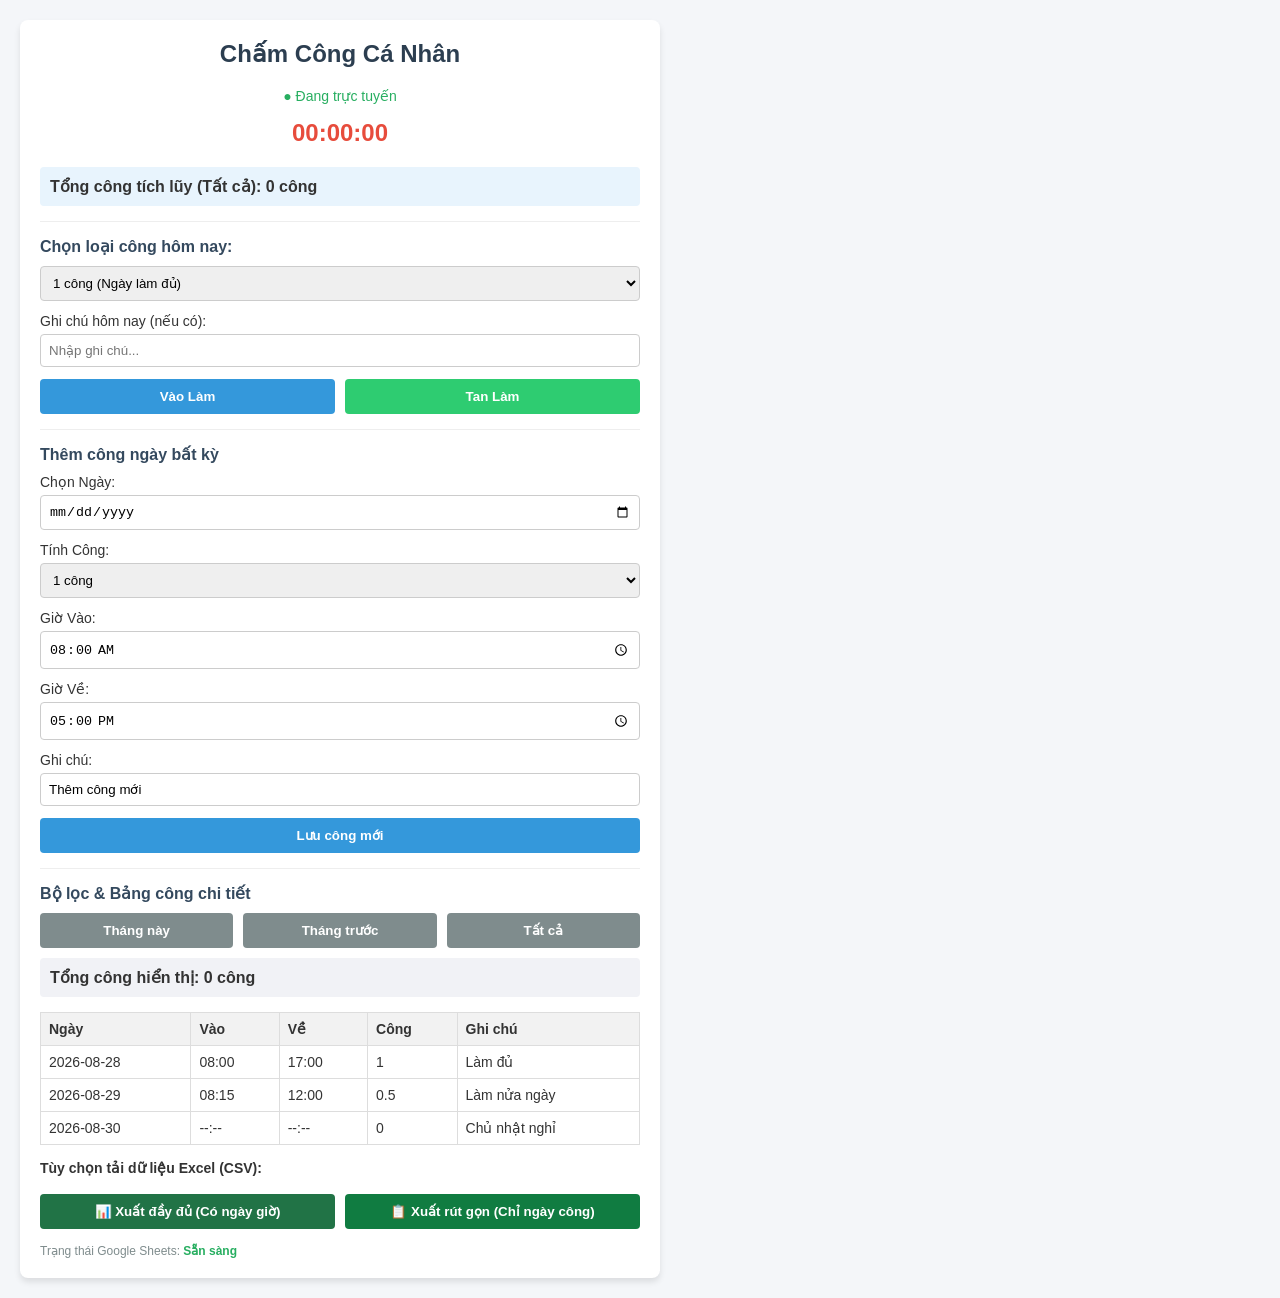
<file: index1.html>
<!DOCTYPE html>
<html lang="vi">
<head>
    <meta charset="UTF-8">
    <meta name="viewport" content="width=device-width, initial-scale=1.0">
    <title>Chấm Công Cá Nhân</title>
    <style>
        body {
            font-family: Arial, sans-serif;
            background-color: #f4f6f9;
            margin: 0;
            padding: 20px;
            color: #333;
        }
        .container {
            max-width: 600px;
            background: #fff;
            margin: 0 auto padding: 20px;
            border-radius: 8px;
            box-shadow: 0 4px 6px rgba(0,0,0,0.1);
            padding: 20px;
        }
        h2 {
            text-align: center;
            color: #2c3e50;
            margin-top: 0;
        }
        .status {
            text-align: center;
            font-size: 14px;
            color: #27ae60;
            margin-bottom: 15px;
        }
        .timer {
            font-size: 24px;
            text-align: center;
            font-weight: bold;
            margin-bottom: 20px;
            color: #e74c3c;
        }
        .section {
            border-top: 1px solid #eee;
            padding-top: 15px;
            margin-top: 15px;
        }
        .section-title {
            font-weight: bold;
            margin-bottom: 10px;
            color: #34495e;
        }
        .form-group {
            margin-bottom: 12px;
        }
        label {
            display: block;
            margin-bottom: 5px;
            font-size: 14px;
        }
        select, input[type="text"], input[type="time"], input[type="date"] {
            width: 100%;
            padding: 8px;
            border: 1px solid #ccc;
            border-radius: 4px;
            box-sizing: border-box;
        }
        .btn-group {
            display: flex;
            gap: 10px;
            margin-top: 10px;
        }
        button {
            flex: 1;
            padding: 10px;
            border: none;
            border-radius: 4px;
            cursor: pointer;
            font-weight: bold;
            color: white;
        }
        .btn-primary { background-color: #3498db; }
        .btn-success { background-color: #2ecc71; }
        .btn-danger { background-color: #e74c3c; }
        .btn-excel-full { background-color: #217346; }
        .btn-excel-short { background-color: #107c41; }
        
        table {
            width: 100%;
            border-collapse: collapse;
            margin-top: 15px;
            font-size: 14px;
        }
        th, td {
            border: 1px solid #ddd;
            padding: 8px;
            text-align: left;
        }
        th {
            background-color: #f2f2f2;
        }
        .total-box {
            background-color: #e8f4fd;
            padding: 10px;
            border-radius: 4px;
            margin-bottom: 15px;
            font-weight: bold;
        }
    </style>
</head>
<body>

<div class="container">
    <h2>Chấm Công Cá Nhân</h2>
    <div class="status">● Đang trực tuyến</div>
    <div class="timer" id="clock">00:00:00</div>
    
    <div class="total-box">
        Tổng công tích lũy (Tất cả): <span id="tongCongTichLuy">0</span> công
    </div>

    <!-- CHẤM CÔNG HÔM NAY -->
    <div class="section">
        <div class="section-title">Chọn loại công hôm nay:</div>
        <div class="form-group">
            <select id="loaiCongHomNay">
                <option value="1">1 công (Ngày làm đủ)</option>
                <option value="0.5">0.5 công (Nửa ngày)</option>
                <option value="0">0 công (Nghỉ lễ/Phép)</option>
            </select>
        </div>
        <div class="form-group">
            <label>Ghi chú hôm nay (nếu có):</label>
            <input type="text" id="ghiChuHomNay" placeholder="Nhập ghi chú...">
        </div>
        <div class="btn-group">
            <button class="btn-primary" onclick="chamCongMoi('Vào Làm')">Vào Làm</button>
            <button class="btn-success" onclick="chamCongMoi('Tan Làm')">Tan Làm</button>
        </div>
    </div>

    <!-- THÊM CÔNG NGÀY BẤT KỲ -->
    <div class="section">
        <div class="section-title">Thêm công ngày bất kỳ</div>
        <div class="form-group">
            <label>Chọn Ngày:</label>
            <input type="date" id="themNgay">
        </div>
        <div class="form-group">
            <label>Tính Công:</label>
            <select id="themLoaiCong">
                <option value="1">1 công</option>
                <option value="0.5">0.5 công</option>
                <option value="0">0 công</option>
            </select>
        </div>
        <div class="form-group">
            <label>Giờ Vào:</label>
            <input type="time" id="themGioVao" value="08:00">
        </div>
        <div class="form-group">
            <label>Giờ Về:</label>
            <input type="time" id="themGioVe" value="17:00">
        </div>
        <div class="form-group">
            <label>Ghi chú:</label>
            <input type="text" id="themGhiChu" value="Thêm công mới">
        </div>
        <button class="btn-primary" style="width:100%;" onclick="themCongBatKy()">Lưu công mới</button>
    </div>

    <!-- BỘ LỌC & BẢNG CHI TIẾT -->
    <div class="section">
        <div class="section-title">Bộ lọc & Bảng công chi tiết</div>
        <div class="btn-group" style="margin-bottom: 10px;">
            <button class="btn-primary" style="background-color:#7f8c8d;">Tháng này</button>
            <button class="btn-primary" style="background-color:#7f8c8d;">Tháng trước</button>
            <button class="btn-primary" style="background-color:#7f8c8d;">Tất cả</button>
        </div>
        
        <div class="total-box" style="background-color: #f1f2f6;">
            Tổng công hiển thị: <span id="tongCongHienThi">0</span> công
        </div>

        <table id="bangChamCong">
            <thead>
                <tr>
                    <th>Ngày</th>
                    <th>Vào</th>
                    <th>Về</th>
                    <th>Công</th>
                    <th>Ghi chú</th>
                </tr>
            </thead>
            <tbody>
                <!-- Dữ liệu mẫu ban đầu -->
                <tr>
                    <td>2026-08-28</td>
                    <td>08:00</td>
                    <td>17:00</td>
                    <td>1</td>
                    <td>Làm đủ</td>
                </tr>
                <tr>
                    <td>2026-08-29</td>
                    <td>08:15</td>
                    <td>12:00</td>
                    <td>0.5</td>
                    <td>Làm nửa ngày</td>
                </tr>
                <tr>
                    <td>2026-08-30</td>
                    <td>--:--</td>
                    <td>--:--</td>
                    <td>0</td>
                    <td>Chủ nhật nghỉ</td>
                </tr>
            </tbody>
        </table>

        <!-- CHỨC NĂNG XUẤT FILE COA LỰA CHỌN THEO YÊU CẦU -->
        <div style="margin-top: 15px; display: flex; flex-direction: column; gap: 8px;">
            <div style="font-weight: bold; font-size: 14px;">Tùy chọn tải dữ liệu Excel (CSV):</div>
            <div class="btn-group">
                <button class="btn-excel-full" onclick="xuatExcelTuyChon('full')">📊 Xuất đầy đủ (Có ngày giờ)</button>
                <button class="btn-excel-short" onclick="xuatExcelTuyChon('short')">📋 Xuất rút gọn (Chỉ ngày công)</button>
            </div>
        </div>

        <div style="margin-top: 15px; font-size: 12px; color: #7f8c8d;">
            Trạng thái Google Sheets: <span style="color:#27ae60; font-weight:bold;">Sẵn sàng</span>
        </div>
    </div>
</div>

<script>
    // Hàm cập nhật đồng hồ trực tuyến
    function updateClock() {
        const now = new Date();
        const hrs = String(now.getHours()).padStart(2, '0');
        const mins = String(now.getMinutes()).padStart(2, '0');
        const secs = String(now.getSeconds()).padStart(2, '0');
        document.getElementById('clock').textContent = `${hrs}:${mins}:${secs}`;
    }
    setInterval(updateClock, 1000);
    updateClock();

    // Hàm cập nhật tổng số công dựa vào bảng dữ liệu hiện có
    function capNhatTongCong() {
        const rows = document.querySelectorAll("#bangChamCong tbody tr");
        let tong = 0;
        rows.forEach(row => {
            const congVal = parseFloat(row.cells[3].innerText) || 0;
            tong += congVal;
        });
        document.getElementById("tongCongTichLuy").innerText = tong;
        document.getElementById("tongCongHienThi").innerText = tong;
    }
    // Chạy lần đầu tiên để cập nhật số công mẫu
    capNhatTongCong();

    // Hàm thêm công hôm nay khi nhấn Vào làm / Tan làm
    function chamCongMoi(hanhDong) {
        const today = new Date().toISOString().split('T')[0];
        const nowTime = new Date().toTimeString().split(' ')[0].substring(0,5);
        const loaiCong = document.getElementById("loaiCongHomNay").value;
        const ghiChu = document.getElementById("ghiChuHomNay").value || hanhDong;
        
        const tbody = document.querySelector("#bangChamCong tbody");
        const row = tbody.insertRow(0); // Thêm lên đầu bảng
        
        row.insertCell(0).innerText = today;
        row.insertCell(1).innerText = hanhDong === 'Vào Làm' ? nowTime : '08:00';
        row.insertCell(2).innerText = hanhDong === 'Tan Làm' ? nowTime : '--:--';
        row.insertCell(3).innerText = loaiCong;
        row.insertCell(4).innerText = ghiChu;
        
        capNhatTongCong();
        alert(`Đã ghi nhận hành động: ${hanhDong}`);
    }

    // Hàm thêm công ngày bất kỳ
    function themCongBatKy() {
        const ngay = document.getElementById("themNgay").value;
        if(!ngay) {
            alert("Vui lòng chọn ngày trước!");
            return;
        }
        const loaiCong = document.getElementById("themLoaiCong").value;
        const gioVao = document.getElementById("themGioVao").value;
        const gioVe = document.getElementById("themGioVe").value;
        const ghiChu = document.getElementById("themGhiChu").value;
        
        const tbody = document.querySelector("#bangChamCong tbody");
        const row = tbody.insertRow(); // Thêm vào cuối bảng
        
        row.insertCell(0).innerText = ngay;
        row.insertCell(1).innerText = gioVao;
        row.insertCell(2).innerText = gioVe;
        row.insertCell(3).innerText = loaiCong;
        row.insertCell(4).innerText = ghiChu;
        
        capNhatTongCong();
        alert("Đã lưu công mới vào danh sách!");
    }

    // LOGIC XUẤT EXCEL CHỌN CHẾ ĐỘ THEO YÊU CẦU
    function xuatExcelTuyChon(cheDo) {
        const rowsCollection = document.querySelectorAll("#bangChamCong tbody tr");
        const dataGoc = [];
        
        rowsCollection.forEach(row => {
            const cells = row.querySelectorAll("td");
            if(cells.length >= 5) {
                dataGoc.push({
                    ngay: cells[0].innerText.trim(),
                    gioVao: cells[1].innerText.trim(),
                    gioVe: cells[2].innerText.trim(),
                    cong: cells[3].innerText.trim(),
                    ghiChu: cells[4].innerText.trim()
                });
            }
        });

        if (dataGoc.length === 0) {
            alert("Bảng hiện tại không có dữ liệu để xuất file!");
            return;
        }

        let duLieuXuat = [];
        let dongTongCong = {};
        let tongCong = 0;

        // Tính toán tổng số công thực tế trong mảng dữ liệu
        dataGoc.forEach(item => {
            tongCong += parseFloat(item.cong || 0);
        });

        if (cheDo === 'short') {
            // CHẾ ĐỘ RÚT GỌN: Chỉ lấy Ngày, Công, Ghi chú
            duLieuXuat = dataGoc.map(item => ({
                'Ngày': item.ngay,
                'Công': item.cong,
                'Ghi chú': item.ghiChu
            }));
            
            dongTongCong = {
                'Ngày': 'Tổng công hiển thị:',
                'Công': `${tongCong} công`,
                'Ghi chú': ''
            };
        } else {
            // CHẾ ĐỘ ĐẦY ĐỦ: Lấy toàn bộ các cột
            duLieuXuat = dataGoc.map(item => ({
                'Ngày': item.ngay,
                'Giờ Vào': item.gioVao,
                'Giờ Về': item.gioVe,
                'Công': item.cong,
                'Ghi chú': item.ghiChu
            }));
            
            dongTongCong = {
                'Ngày': 'Tổng công hiển thị:',
                'Giờ Vào': '',
                'Giờ Về': '',
                'Công': `${tongCong} công`,
                'Ghi chú': ''
            };
        }
        
        // Đẩy dòng tổng cộng vào cuối danh sách dữ liệu xuất file
        duLieuXuat.push(dongTongCong);

        const tenFile = cheDo === 'short' ? 'bang_cong_rut_gon.csv' : 'bang_cong_chi_tiet.csv';
        downloadCSVFile(duLieuXuat, tenFile);
    }

    // Hàm chuyển mảng thành định dạng CSV mã hóa UTF-8 BOM phòng lỗi font chữ Việt
    function downloadCSVFile(dataArray, filename) {
        const headers = Object.keys(dataArray[0]).join(',');
        const rows = dataArray.map(obj => 
            Object.values(obj).map(val => `"${String(val).replace(/"/g, '""')}"`).join(',')
        );
        
        const csvContent = "﻿" + [headers, ...rows].join('
');
        const blob = new Blob([csvContent], { type: 'text/csv;charset=utf-8;' });
        const link = document.createElement("a");
        
        if (link.download !== undefined) {
            const url = URL.createObjectURL(blob);
            link.setAttribute("href", url);
            link.setAttribute("download", filename);
            link.style.visibility = 'hidden';
            document.body.appendChild(link);
            link.click();
            document.body.removeChild(link);
        }
    }
</script>

</body>
</html>
</file>
